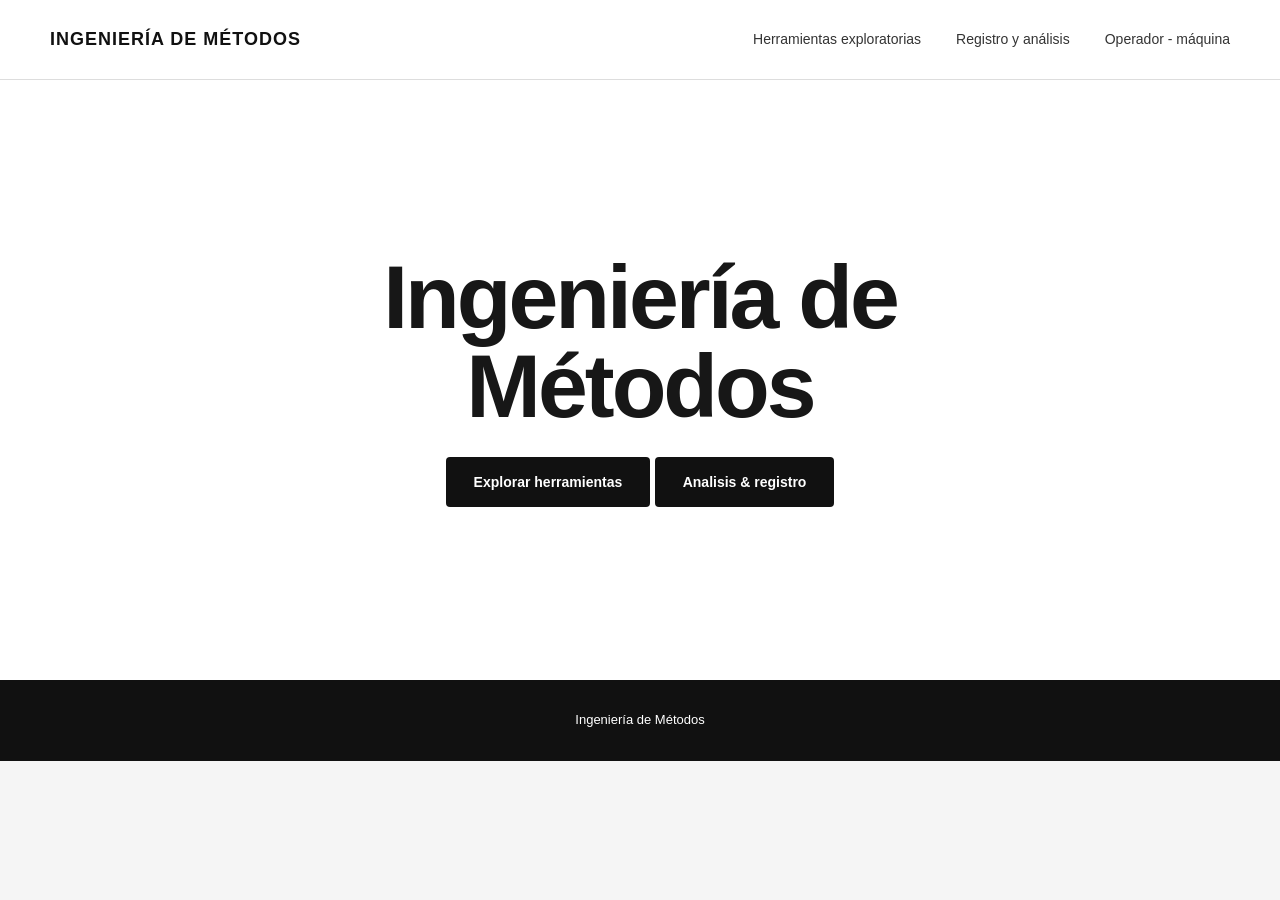
<file: index.html>
<!DOCTYPE html>
<html lang="es">
<head>
    <meta charset="UTF-8">
    <meta name="viewport" content="width=device-width, initial-scale=1.0">

    <title>Ingeniería de Métodos</title>

    <link rel="stylesheet" href="style.css">
</head>

<body>

    <!-- Barra de navegación -->
    <header class="navbar">

        <a href="index.html" class="logo">
            INGENIERÍA DE MÉTODOS
        </a>

        <nav class="nav-menu">

            <a href="exploratorias.html">
                Herramientas exploratorias
            </a>

            <a href="registro-analisis.html">
                Registro y análisis
            </a>

            <a href="operador-maquina.html">
                Operador - máquina
            </a>

        </nav>

    </header>


    <!-- Contenido principal -->
    <main>

        <section class="hero">

            <div class="hero-content">

                <h1>
                    Ingeniería de Métodos
                </h1>

                <a href="exploratorias.html" class="button">
                    Explorar herramientas
                </a>
                <a href = "registro-analisis.html" class = "button">
                    Analisis & registro 
                </a>

            </div>

        </section>
    </main>
    <!-- Pie de página -->
    <footer>

        <p>
            Ingeniería de Métodos
        </p>

    </footer>

</body>
</html>
</file>
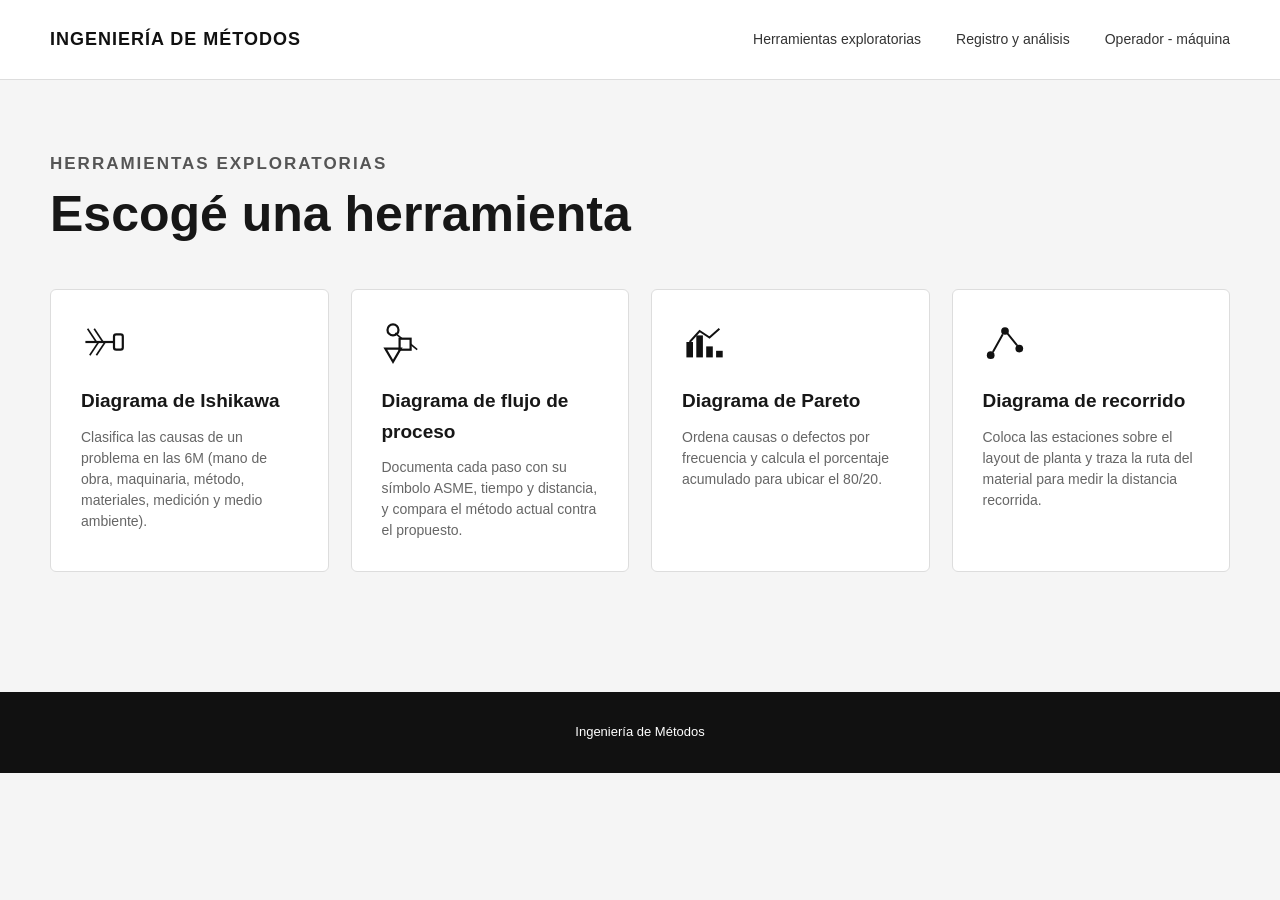
<file: exploratorias.html>
<!DOCTYPE html>
<html lang="es">

<head>
    <meta charset="UTF-8">
    <meta name="viewport" content="width=device-width, initial-scale=1.0">

    <title>Herramientas exploratorias | Ingeniería de Métodos</title>

    <link rel="stylesheet" href="style.css">
    <link rel="stylesheet" href="exploratorias-hub.css">
</head>

<body>

    <header class="navbar">

        <a href="index.html" class="logo">
            INGENIERÍA DE MÉTODOS
        </a>

        <nav class="nav-menu">

            <a href="exploratorias.html">
                Herramientas exploratorias
            </a>

            <a href="registro-analisis.html">
                Registro y análisis
            </a>

            <a href="operador-maquina.html">
                Operador - máquina
            </a>

        </nav>

    </header>


    <main class="hub-page">

        <section class="hub-header">

            <p class="section-label">
                HERRAMIENTAS EXPLORATORIAS
            </p>

            <h1>Escogé una herramienta</h1>

        </section>


        <section class="hub-grid">

            <a href="ishikawa.html" class="hub-card">

                <div class="hub-card-icono">
                    <svg viewBox="0 0 40 40" xmlns="http://www.w3.org/2000/svg">
                        <line x1="4" y1="20" x2="30" y2="20" stroke="currentColor" stroke-width="2"/>
                        <line x1="14" y1="20" x2="6" y2="8" stroke="currentColor" stroke-width="1.5"/>
                        <line x1="20" y1="20" x2="12" y2="8" stroke="currentColor" stroke-width="1.5"/>
                        <line x1="16" y1="20" x2="8" y2="32" stroke="currentColor" stroke-width="1.5"/>
                        <line x1="22" y1="20" x2="14" y2="32" stroke="currentColor" stroke-width="1.5"/>
                        <rect x="30" y="13" width="8" height="14" rx="2" fill="none" stroke="currentColor" stroke-width="2"/>
                    </svg>
                </div>

                <h2>Diagrama de Ishikawa</h2>

                <p>
                    Clasifica las causas de un problema en las 6M
                    (mano de obra, maquinaria, método, materiales,
                    medición y medio ambiente).
                </p>

            </a>


            <a href="diagrama-flujo.html" class="hub-card">

                <div class="hub-card-icono">
                    <svg viewBox="0 0 40 40" xmlns="http://www.w3.org/2000/svg">
                        <circle cx="10" cy="9" r="5" fill="none" stroke="currentColor" stroke-width="2"/>
                        <rect x="16" y="17" width="10" height="10" fill="none" stroke="currentColor" stroke-width="2"/>
                        <polygon points="10,38 3,26 17,26" fill="none" stroke="currentColor" stroke-width="2"/>
                        <path d="M12,12 L18,17 M26,22 L32,27" stroke="currentColor" stroke-width="1.5"/>
                    </svg>
                </div>

                <h2>Diagrama de flujo de proceso</h2>

                <p>
                    Documenta cada paso con su símbolo ASME, tiempo
                    y distancia, y compara el método actual contra
                    el propuesto.
                </p>

            </a>


            <a href="pareto.html" class="hub-card">

                <div class="hub-card-icono">
                    <svg viewBox="0 0 40 40" xmlns="http://www.w3.org/2000/svg">
                        <rect x="4" y="20" width="6" height="14" fill="currentColor"/>
                        <rect x="13" y="14" width="6" height="20" fill="currentColor"/>
                        <rect x="22" y="24" width="6" height="10" fill="currentColor"/>
                        <rect x="31" y="28" width="6" height="6" fill="currentColor"/>
                        <polyline points="7,20 16,10 25,16 34,8" fill="none" stroke="currentColor" stroke-width="1.8"/>
                    </svg>
                </div>

                <h2>Diagrama de Pareto</h2>

                <p>
                    Ordena causas o defectos por frecuencia y
                    calcula el porcentaje acumulado para ubicar el
                    80/20.
                </p>

            </a>


            <a href="recorrido.html" class="hub-card">

                <div class="hub-card-icono">
                    <svg viewBox="0 0 40 40" xmlns="http://www.w3.org/2000/svg">
                        <circle cx="7" cy="32" r="3.5" fill="currentColor"/>
                        <circle cx="20" cy="10" r="3.5" fill="currentColor"/>
                        <circle cx="33" cy="26" r="3.5" fill="currentColor"/>
                        <path d="M9,29 L18,13 M22,12 L31,23" stroke="currentColor" stroke-width="1.8" fill="none"/>
                    </svg>
                </div>

                <h2>Diagrama de recorrido</h2>

                <p>
                    Coloca las estaciones sobre el layout de planta
                    y traza la ruta del material para medir la
                    distancia recorrida.
                </p>

            </a>

        </section>

    </main>


    <footer>

        <p>
            Ingeniería de Métodos
        </p>

    </footer>

</body>

</html>
</file>
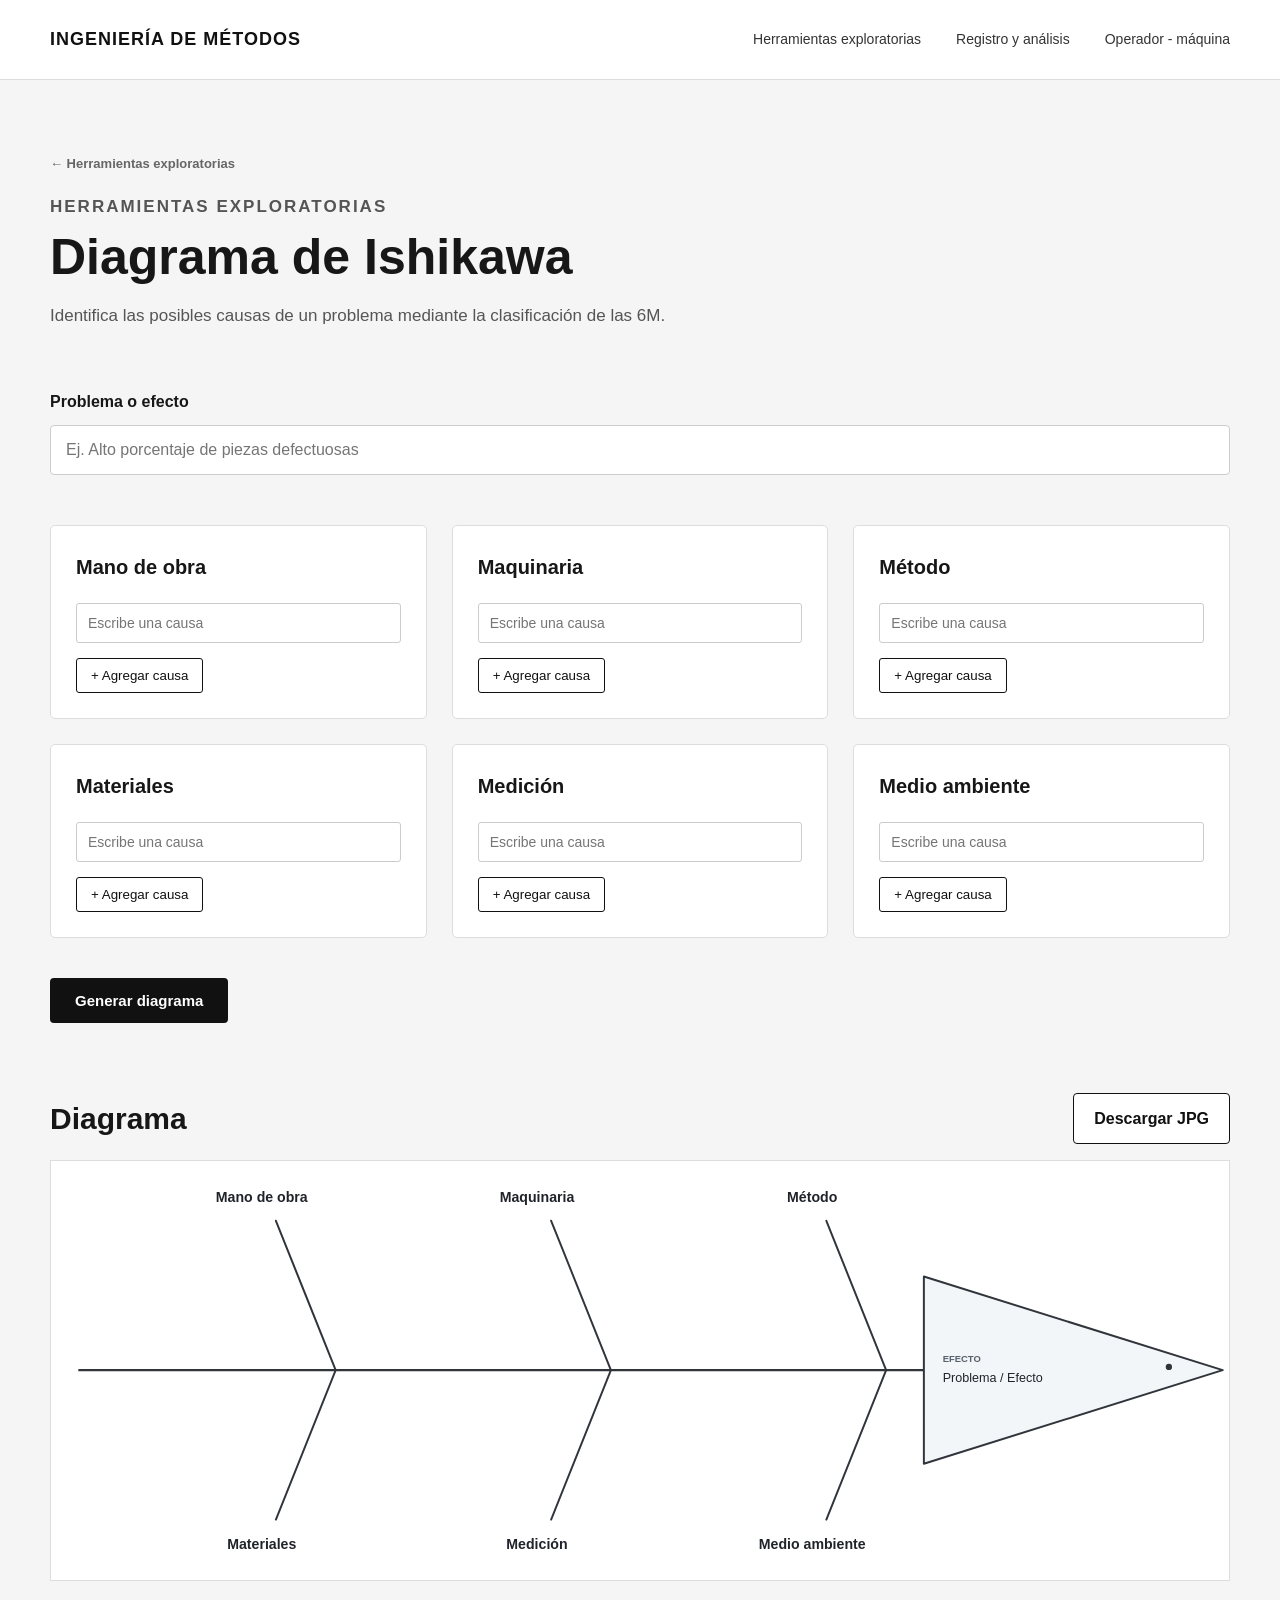
<file: ishikawa.html>
<!DOCTYPE html>
<html lang="es">

<head>
    <meta charset="UTF-8">
    <meta name="viewport" content="width=device-width, initial-scale=1.0">

    <title>Herramientas exploratorias | Ingeniería de Métodos</title>

    <link rel="stylesheet" href="style.css">
    <link rel="stylesheet" href="ishikawa.css">
</head>

<body>

    <header class="navbar">

        <a href="index.html" class="logo">
            INGENIERÍA DE MÉTODOS
        </a>

        <nav class="nav-menu">

            <a href="exploratorias.html">
                Herramientas exploratorias
            </a>

            <a href="registro-analisis.html">
                Registro y análisis
            </a>

            <a href="operador-maquina.html">
                Operador - máquina
            </a>

        </nav>

    </header>


    <main class="ishikawa-page">

        <section class="ishikawa-header">

            <a href="exploratorias.html" class="breadcrumb">
                ← Herramientas exploratorias
            </a>

            <p class="section-label">
                HERRAMIENTAS EXPLORATORIAS
            </p>

            <h1>Diagrama de Ishikawa</h1>

            <p>
                Identifica las posibles causas de un problema mediante
                la clasificación de las 6M.
            </p>

        </section>


        <!-- Problema principal -->

        <section class="problem-section">

            <label for="problema">
                Problema o efecto
            </label>

            <input
                type="text"
                id="problema"
                placeholder="Ej. Alto porcentaje de piezas defectuosas"
            >

        </section>


        <!-- Categorías -->

        <section class="categories">

            <!-- Mano de obra -->

            <article class="category">

                <h2>Mano de obra</h2>

                <div id="inputs-mano-obra" class="causes-container">

                    <input
                        type="text"
                        class="cause-input"
                        placeholder="Escribe una causa"
                    >

                </div>

                <button
                    class="add-cause"
                    data-category="mano-obra"
                >
                    + Agregar causa
                </button>

            </article>


            <!-- Maquinaria -->

            <article class="category">

                <h2>Maquinaria</h2>

                <div id="inputs-maquinaria" class="causes-container">

                    <input
                        type="text"
                        class="cause-input"
                        placeholder="Escribe una causa"
                    >

                </div>

                <button
                    class="add-cause"
                    data-category="maquinaria"
                >
                    + Agregar causa
                </button>

            </article>


            <!-- Método -->

            <article class="category">

                <h2>Método</h2>

                <div id="inputs-metodos" class="causes-container">

                    <input
                        type="text"
                        class="cause-input"
                        placeholder="Escribe una causa"
                    >

                </div>

                <button
                    class="add-cause"
                    data-category="metodos"
                >
                    + Agregar causa
                </button>

            </article>


            <!-- Materiales -->

            <article class="category">

                <h2>Materiales</h2>

                <div id="inputs-materiales" class="causes-container">

                    <input
                        type="text"
                        class="cause-input"
                        placeholder="Escribe una causa"
                    >

                </div>

                <button
                    class="add-cause"
                    data-category="materiales"
                >
                    + Agregar causa
                </button>

            </article>


            <!-- Medición -->

            <article class="category">

                <h2>Medición</h2>

                <div id="inputs-medicion" class="causes-container">

                    <input
                        type="text"
                        class="cause-input"
                        placeholder="Escribe una causa"
                    >

                </div>

                <button
                    class="add-cause"
                    data-category="medicion"
                >
                    + Agregar causa
                </button>

            </article>


            <!-- Medio ambiente -->

            <article class="category">

                <h2>Medio ambiente</h2>

                <div id="inputs-medio-ambiente" class="causes-container">

                    <input
                        type="text"
                        class="cause-input"
                        placeholder="Escribe una causa"
                    >

                </div>

                <button
                    class="add-cause"
                    data-category="medio-ambiente"
                >
                    + Agregar causa
                </button>

            </article>

        </section>


        <button id="generar-diagrama" class="generate-button">
            Generar diagrama
        </button>


        <!-- Diagrama -->

        <section class="diagram-section">

            <div class="diagram-toolbar">
                <h2>Diagrama</h2>
                <button id="exportar-jpg" class="export-button" type="button">
                    Descargar JPG
                </button>
            </div>

            <p id="estado-exportacion" class="export-status" role="status" aria-live="polite"></p>

            <div class="diagram-wrapper">

                <svg
                    id="ishikawa"
                    role="img"
                    aria-labelledby="titulo-ishikawa"
                    viewBox="0 0 1200 650"
                    xmlns="http://www.w3.org/2000/svg"
                >
                </svg>

            </div>

        </section>

    </main>


    <script src="ishikawa.js"></script>
    <script src="ishikawa-export.js"></script>

</body>

</html>
</file>
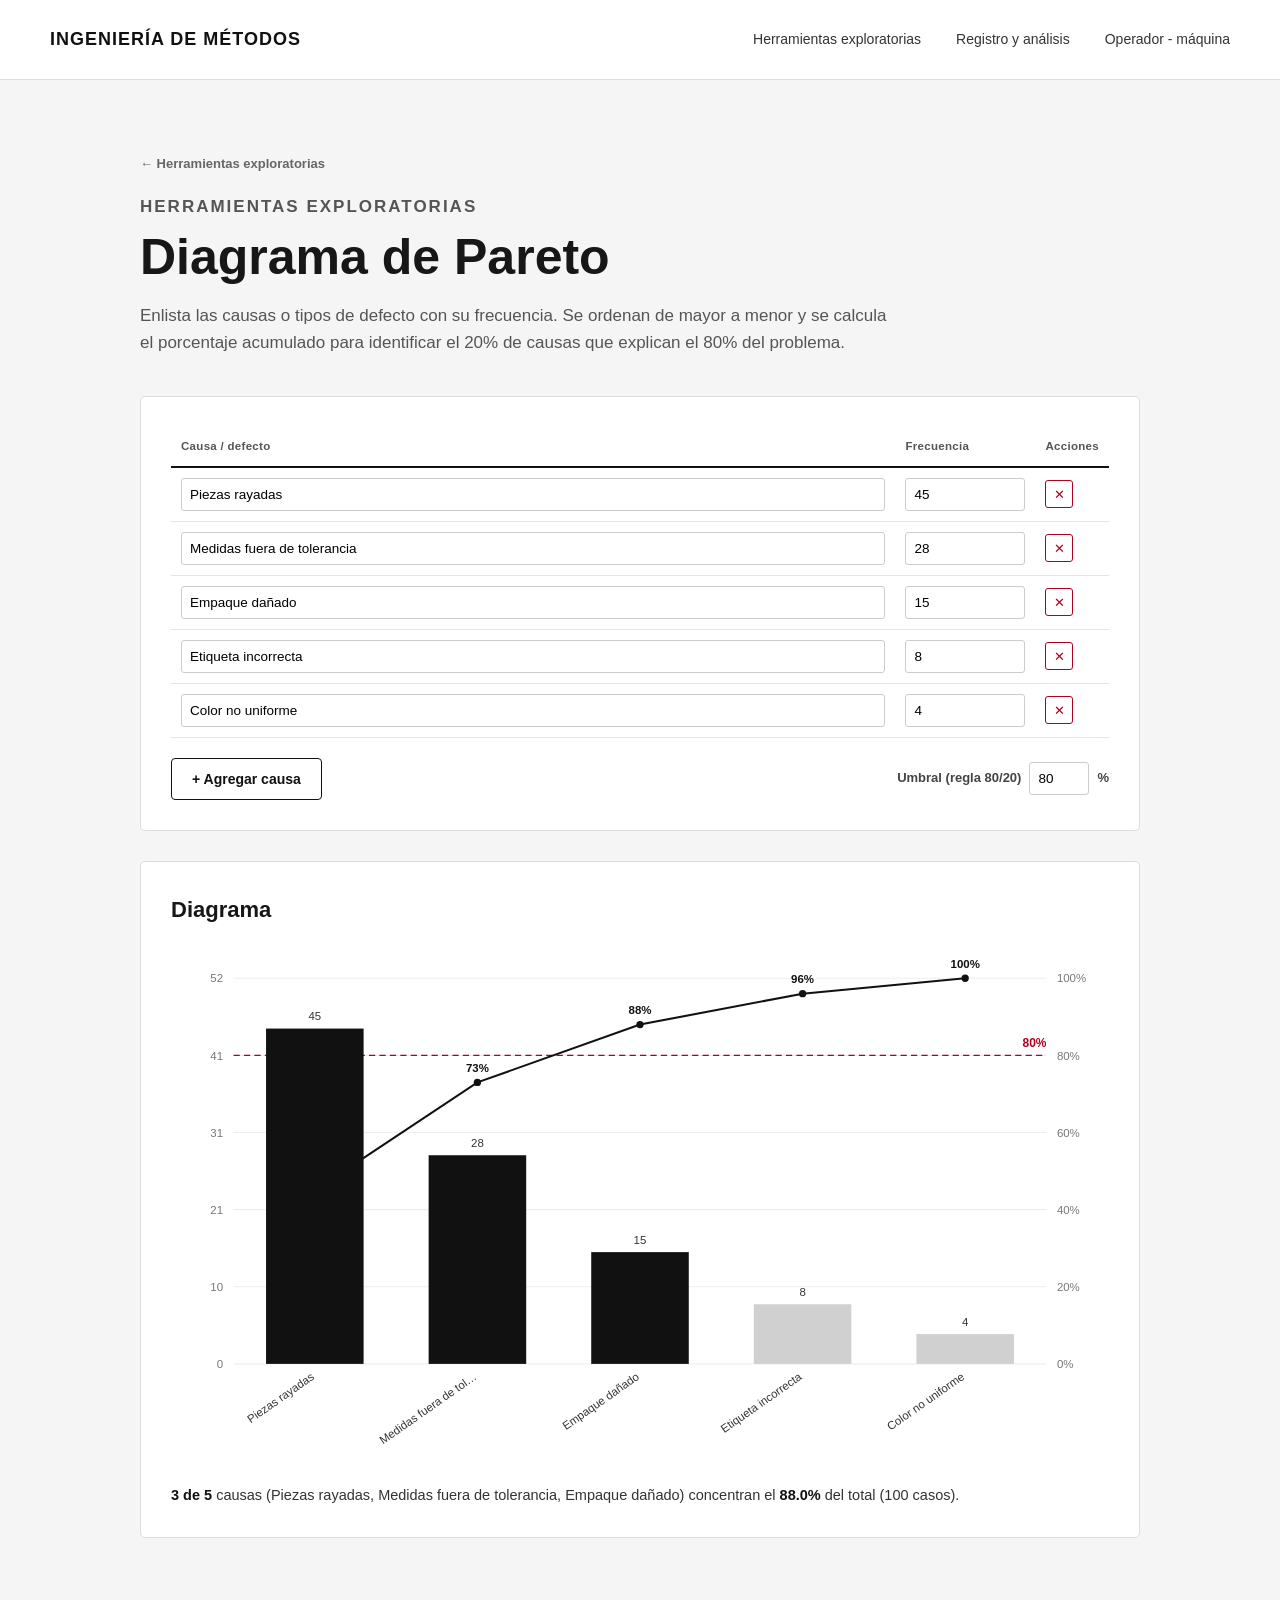
<file: pareto.html>
<!DOCTYPE html>
<html lang="es">

<head>
    <meta charset="UTF-8">
    <meta name="viewport" content="width=device-width, initial-scale=1.0">

    <title>Diagrama de Pareto | Ingeniería de Métodos</title>

    <link rel="stylesheet" href="style.css">
    <link rel="stylesheet" href="pareto.css">
</head>

<body>

    <header class="navbar">

        <a href="index.html" class="logo">
            INGENIERÍA DE MÉTODOS
        </a>

        <nav class="nav-menu">

            <a href="exploratorias.html">
                Herramientas exploratorias
            </a>

            <a href="registro-analisis.html">
                Registro y análisis
            </a>

            <a href="operador-maquina.html">
                Operador - máquina
            </a>

        </nav>

    </header>


    <main class="pareto-page">

        <section class="pareto-header">

            <a href="exploratorias.html" class="breadcrumb">
                ← Herramientas exploratorias
            </a>

            <p class="section-label">
                HERRAMIENTAS EXPLORATORIAS
            </p>

            <h1>Diagrama de Pareto</h1>

            <p>
                Enlista las causas o tipos de defecto con su
                frecuencia. Se ordenan de mayor a menor y se calcula
                el porcentaje acumulado para identificar el 20% de
                causas que explican el 80% del problema.
            </p>

        </section>


        <section class="pareto-card">

            <div class="tabla-wrapper">

                <table id="tabla-pareto">

                    <thead>
                        <tr>
                            <th class="col-desc">Causa / defecto</th>
                            <th class="col-num">Frecuencia</th>
                            <th class="col-acciones">Acciones</th>
                        </tr>
                    </thead>

                    <tbody id="tabla-pareto-body">
                    </tbody>

                </table>

            </div>

            <div class="acciones-tabla">

                <button id="agregar-causa" class="btn-secundario">
                    + Agregar causa
                </button>

                <label class="umbral-campo">
                    Umbral (regla 80/20)
                    <input type="number" id="umbral" value="80" min="1" max="100" step="1">
                    %
                </label>

            </div>

        </section>


        <section class="pareto-card">

            <h2>Diagrama</h2>

            <div class="grafico-wrapper">

                <svg id="grafico-pareto" viewBox="0 0 900 500" xmlns="http://www.w3.org/2000/svg">
                </svg>

            </div>

            <p class="pareto-conclusion" id="pareto-conclusion"></p>

        </section>

    </main>


    <script src="pareto.js"></script>

</body>

</html>
</file>
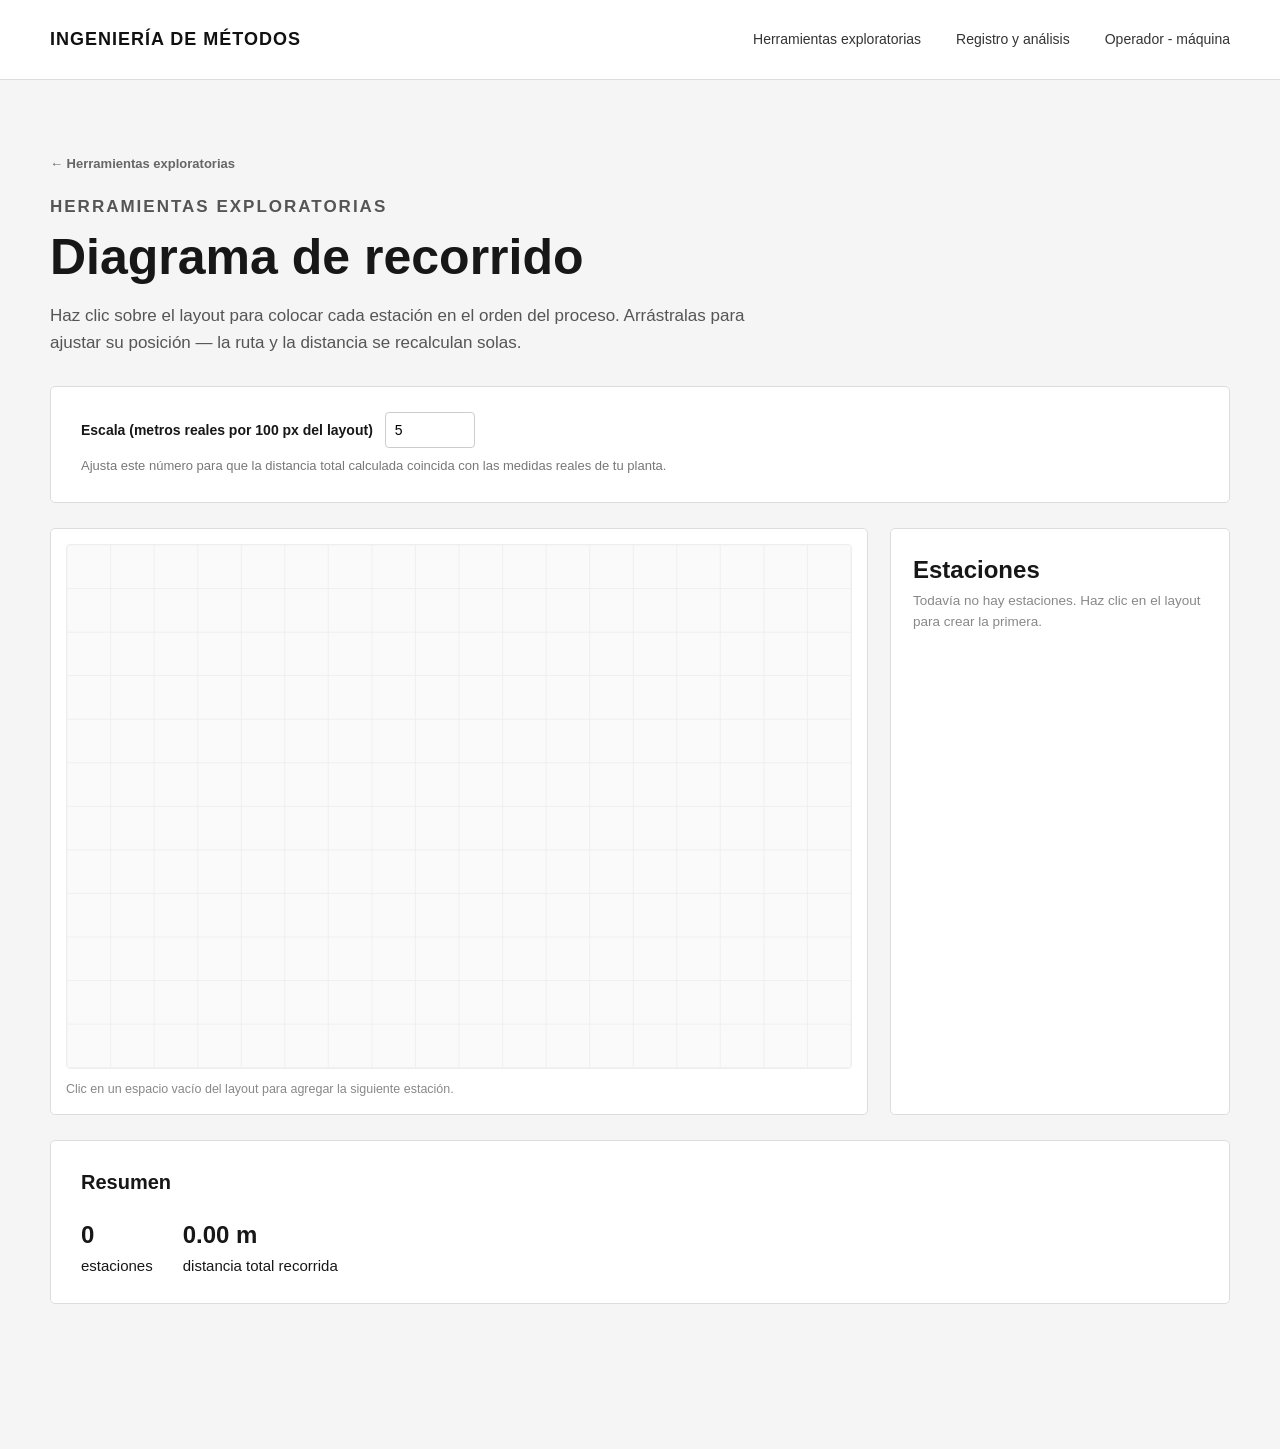
<file: recorrido.html>
<!DOCTYPE html>
<html lang="es">

<head>
    <meta charset="UTF-8">
    <meta name="viewport" content="width=device-width, initial-scale=1.0">

    <title>Diagrama de recorrido | Ingeniería de Métodos</title>

    <link rel="stylesheet" href="style.css">
    <link rel="stylesheet" href="recorrido.css">
</head>

<body>

    <header class="navbar">

        <a href="index.html" class="logo">
            INGENIERÍA DE MÉTODOS
        </a>

        <nav class="nav-menu">

            <a href="exploratorias.html">
                Herramientas exploratorias
            </a>

            <a href="registro-analisis.html">
                Registro y análisis
            </a>

            <a href="operador-maquina.html">
                Operador - máquina
            </a>

        </nav>

    </header>


    <main class="rec-page">

        <section class="rec-header">

            <a href="exploratorias.html" class="breadcrumb">
                ← Herramientas exploratorias
            </a>

            <p class="section-label">
                HERRAMIENTAS EXPLORATORIAS
            </p>

            <h1>Diagrama de recorrido</h1>

            <p>
                Haz clic sobre el layout para colocar cada estación
                en el orden del proceso. Arrástralas para ajustar su
                posición — la ruta y la distancia se recalculan
                solas.
            </p>

        </section>


        <section class="rec-card rec-config">

            <label class="campo-escala">
                Escala (metros reales por 100 px del layout)
                <input type="number" id="escala" value="5" min="0.1" step="0.1">
            </label>

            <p class="ayuda-escala">
                Ajusta este número para que la distancia total
                calculada coincida con las medidas reales de tu
                planta.
            </p>

        </section>


        <section class="rec-layout">

            <div class="rec-canvas-wrapper">

                <svg
                    id="lienzo"
                    viewBox="0 0 900 600"
                    xmlns="http://www.w3.org/2000/svg"
                >
                </svg>

                <p class="rec-canvas-ayuda">
                    Clic en un espacio vacío del layout para agregar
                    la siguiente estación.
                </p>

            </div>

            <aside class="rec-panel">

                <h2>Estaciones</h2>

                <div id="lista-estaciones" class="lista-estaciones">
                </div>

                <p class="rec-panel-vacio" id="panel-vacio">
                    Todavía no hay estaciones. Haz clic en el layout
                    para crear la primera.
                </p>

            </aside>

        </section>


        <section class="rec-card">

            <h2>Resumen</h2>

            <div class="resumen-totales" id="resumen-totales">
            </div>

        </section>

    </main>


    <script src="recorrido.js"></script>

</body>

</html>
</file>
<file: style.css>
/* ==================================================
   CONFIGURACIÓN GENERAL
   ================================================== */

* {
    margin: 0;
    padding: 0;
    box-sizing: border-box;
}

html {
    scroll-behavior: smooth;
}

body {
    font-family: Arial, Helvetica, sans-serif;
    background-color: #f5f5f5;
    color: #171717;
    line-height: 1.6;
}

/* ==================================================
   BARRA DE NAVEGACIÓN
   ================================================== */

.navbar {
    width: 100%;
    height: 80px;

    display: flex;
    align-items: center;
    justify-content: space-between;

    padding: 0 50px;

    background-color: #ffffff;

    border-bottom: 1px solid #dddddd;

    position: sticky;
    top: 0;
    z-index: 1000;
}


/* Nombre / logo */

.logo {
    color: #111111;
    text-decoration: none;

    font-size: 18px;
    font-weight: 700;
    letter-spacing: 1px;
}


/* Menú */

.nav-menu {
    display: flex;
    align-items: center;
    gap: 35px;
}

.nav-menu a {
    color: #333333;
    text-decoration: none;

    font-size: 14px;
    font-weight: 500;

    transition: color 0.2s ease;
}

.nav-menu a:hover {
    color: #000000;
}


/* ==================================================
   HERO
   ================================================== */

.hero {
    min-height: 600px;

    display: flex;
    align-items: center;
    justify-content: center;

    text-align: center;

    padding: 80px 20px;

    background-color: #ffffff;
}

.hero-content {
    max-width: 800px;
}

.subtitle {
    margin-bottom: 20px;

    font-size: 13px;
    font-weight: 600;

    letter-spacing: 2px;

    color: #666666;
}

.hero h1 {
    margin-bottom: 25px;

    font-size: clamp(48px, 7vw, 90px);
    line-height: 1;

    font-weight: 700;
    letter-spacing: -3px;
}

.description {
    max-width: 600px;

    margin: 0 auto 35px;

    font-size: 18px;
    color: #555555;
}


/* ==================================================
   BOTONES
   ================================================== */

.button {
    display: inline-block;

    padding: 14px 28px;

    background-color: #111111;
    color: #ffffff;

    text-decoration: none;

    font-size: 14px;
    font-weight: 600;

    border-radius: 4px;

    transition:
        background-color 0.2s ease,
        transform 0.2s ease;
}

.button:hover {
    background-color: #333333;
    transform: translateY(-2px);
}

/* ==================================================
   FOOTER
   ================================================== */

footer {
    padding: 30px 50px;

    background-color: #111111;
    color: #ffffff;

    text-align: center;

    font-size: 13px;
}


/* ==================================================
   BREADCRUMB (páginas de herramientas)
   ================================================== */

.breadcrumb {
    display: inline-block;

    margin-bottom: 18px;

    font-size: 13px;
    font-weight: 600;
    color: #666;

    text-decoration: none;
}

.breadcrumb:hover {
    color: #111;
}


/* ==================================================
   RESPONSIVE
   ================================================== */

@media (max-width: 900px) {

    .navbar {
        height: auto;

        padding: 20px;

        flex-direction: column;
        gap: 20px;
    }

    .nav-menu {
        flex-wrap: wrap;
        justify-content: center;
        gap: 15px 25px;
    }

    .hero {
        min-height: 500px;
    }

}


@media (max-width: 500px) {

    .hero h1 {
        font-size: 48px;
        letter-spacing: -2px;
    }

    .description {
        font-size: 16px;
    }

    .intro {
        padding: 70px 20px;
    }

    .intro h2 {
        font-size: 32px;
    }

}
</file>
<file: exploratorias-hub.css>
.hub-page {
    max-width: 1300px;
    margin: auto;
    padding: 70px 50px 120px;
}


.hub-header {
    max-width: 750px;
    margin-bottom: 50px;
}

.section-label {
    margin-bottom: 12px;

    font-size: 12px;
    font-weight: 700;
    letter-spacing: 2px;

    color: #666;
}

.hub-header h1 {
    margin-bottom: 20px;

    font-size: 50px;
    line-height: 1;
}

.hub-header p {
    font-size: 17px;
    color: #555;
}


.hub-grid {
    display: grid;

    grid-template-columns:
        repeat(auto-fit, minmax(260px, 1fr));

    gap: 22px;
}

.hub-card {
    display: block;

    padding: 30px;

    background: white;
    color: inherit;

    text-decoration: none;

    border: 1px solid #ddd;
    border-radius: 6px;

    transition:
        border-color 0.15s ease,
        transform 0.15s ease;
}

.hub-card:hover {
    border-color: #111;
    transform: translateY(-3px);
}

.hub-card-icono {
    width: 44px;
    height: 44px;

    margin-bottom: 22px;

    color: #111;
}

.hub-card-icono svg {
    width: 100%;
    height: 100%;
}

.hub-card h2 {
    margin-bottom: 10px;

    font-size: 19px;
}

.hub-card p {
    font-size: 14px;
    line-height: 1.5;
    color: #666;
}


@media (max-width: 700px) {

    .hub-page {
        padding: 50px 20px 100px;
    }

    .hub-header h1 {
        font-size: 38px;
    }

}
</file>
<file: ishikawa.css>
.ishikawa-page {
    max-width: 1400px;
    margin: auto;
    padding: 70px 50px;
}


/* Encabezado */

.ishikawa-header {
    max-width: 750px;
    margin-bottom: 60px;
}

.section-label {
    margin-bottom: 12px;

    font-size: 12px;
    font-weight: 700;
    letter-spacing: 2px;

    color: #666;
}

.ishikawa-header h1 {
    margin-bottom: 20px;

    font-size: 50px;
    line-height: 1;
}

.ishikawa-header p {
    font-size: 17px;
    color: #555;
}


/* Problema */

.problem-section {
    margin-bottom: 50px;
}

.problem-section label {
    display: block;

    margin-bottom: 10px;

    font-weight: 600;
}

.problem-section input {
    width: 100%;

    padding: 15px;

    font-size: 16px;

    border: 1px solid #ccc;
    border-radius: 4px;

    background: white;
}


/* Categorías */

.categories {
    display: grid;

    grid-template-columns:
        repeat(auto-fit, minmax(280px, 1fr));

    gap: 25px;

    margin-bottom: 40px;
}

.category {
    padding: 25px;

    background: white;

    border: 1px solid #ddd;
    border-radius: 5px;
}

.category h2 {
    margin-bottom: 20px;

    font-size: 20px;
}


/* Inputs */

.causes-container {
    display: flex;
    flex-direction: column;

    gap: 10px;

    margin-bottom: 15px;
}

.cause-input {
    width: 100%;

    padding: 11px;

    border: 1px solid #ccc;
    border-radius: 3px;

    font-size: 14px;
}


/* Botones */

.add-cause {
    padding: 9px 14px;

    border: 1px solid #111;

    background: white;
    color: #111;

    cursor: pointer;

    border-radius: 3px;
}

.add-cause:hover {
    background: #f0f0f0;
}


.generate-button {
    padding: 14px 25px;

    border: none;
    border-radius: 4px;

    background: #111;
    color: white;

    font-size: 15px;
    font-weight: 600;

    cursor: pointer;
}

.generate-button:hover {
    background: #333;
}


/* Diagrama */

.diagram-section {
    margin-top: 70px;
}

.diagram-section h2 {
    margin: 0;

    font-size: 30px;
}

.diagram-toolbar {
    display: flex;
    align-items: center;
    justify-content: space-between;
    flex-wrap: wrap;
    gap: 16px;
    margin-bottom: 16px;
}

.export-button {
    padding: 12px 20px;
    border: 1px solid #111;
    border-radius: 4px;
    background: white;
    color: #111;
    font: inherit;
    font-weight: 600;
    cursor: pointer;
}

.export-button:hover {
    background: #f0f0f0;
}

.export-button:disabled {
    opacity: 0.6;
    cursor: wait;
}

.export-status {
    margin: 0 0 16px;
    color: #555;
    font-size: 14px;
}

.export-status:empty {
    display: none;
}

.diagram-wrapper {
    width: 100%;

    overflow-x: auto;

    background: white;

    border: 1px solid #ddd;
}

#ishikawa {
    width: 100%;
    height: auto;

    min-width: 1200px;

    display: block;
}


/* Responsive */

@media (max-width: 700px) {

    .ishikawa-page {
        padding: 50px 20px;
    }

    .ishikawa-header h1 {
        font-size: 38px;
    }

}
</file>
<file: pareto.css>
.pareto-page {
    max-width: 1100px;
    margin: auto;
    padding: 70px 50px 120px;
}

.pareto-header {
    max-width: 750px;
    margin-bottom: 40px;
}

.section-label {
    margin-bottom: 12px;

    font-size: 12px;
    font-weight: 700;
    letter-spacing: 2px;

    color: #666;
}

.pareto-header h1 {
    margin-bottom: 20px;

    font-size: 50px;
    line-height: 1;
}

.pareto-header p {
    font-size: 17px;
    color: #555;
}


.pareto-card {
    background: white;

    border: 1px solid #ddd;
    border-radius: 5px;

    padding: 30px;

    margin-bottom: 30px;
}

.pareto-card h2 {
    margin-bottom: 20px;
    font-size: 22px;
}


/* Tabla */

.tabla-wrapper {
    width: 100%;
    overflow-x: auto;

    margin-bottom: 20px;
}

#tabla-pareto {
    width: 100%;
    min-width: 480px;

    border-collapse: collapse;

    font-size: 14px;
}

#tabla-pareto th,
#tabla-pareto td {
    padding: 10px;

    text-align: left;
    vertical-align: middle;

    border-bottom: 1px solid #e5e5e5;
}

#tabla-pareto th {
    font-size: 11.5px;
    font-weight: 700;
    letter-spacing: 0.3px;

    color: #555;

    border-bottom: 2px solid #111;
}

.col-num {
    width: 140px;
}

.col-acciones {
    width: 70px;
}

#tabla-pareto input[type="text"],
#tabla-pareto input[type="number"] {
    width: 100%;

    padding: 8px;

    border: 1px solid #ccc;
    border-radius: 3px;

    font-size: 13.5px;
}

.btn-eliminar {
    width: 28px;
    height: 28px;

    background: white;
    color: #b00020;

    border: 1px solid #b00020;
    border-radius: 3px;

    cursor: pointer;

    font-size: 13px;
}

.btn-eliminar:hover {
    background: #fdecec;
}


/* Acciones */

.acciones-tabla {
    display: flex;
    align-items: center;
    justify-content: space-between;

    flex-wrap: wrap;
    gap: 16px;
}

.btn-secundario {
    padding: 12px 20px;

    background: white;
    color: #111;

    border: 1px solid #111;
    border-radius: 4px;

    font-size: 14px;
    font-weight: 600;

    cursor: pointer;
}

.btn-secundario:hover {
    background: #f0f0f0;
}

.umbral-campo {
    display: flex;
    align-items: center;
    gap: 8px;

    font-size: 13px;
    font-weight: 600;
    color: #444;
}

.umbral-campo input {
    width: 60px;

    padding: 8px;

    border: 1px solid #ccc;
    border-radius: 3px;

    font-size: 13.5px;
}


/* Gráfico */

.grafico-wrapper {
    width: 100%;
    overflow-x: auto;
}

#grafico-pareto {
    width: 100%;
    min-width: 700px;
    display: block;
}

.pareto-conclusion {
    margin-top: 16px;

    font-size: 14.5px;
    color: #333;
}

.pareto-conclusion strong {
    color: #111;
}


@media (max-width: 700px) {

    .pareto-page {
        padding: 50px 20px 100px;
    }

    .pareto-header h1 {
        font-size: 36px;
    }

    .pareto-card {
        padding: 20px;
    }

}
</file>
<file: recorrido.css>
.rec-page {
    max-width: 1400px;
    margin: auto;
    padding: 70px 50px 120px;
}

.rec-header {
    max-width: 750px;
    margin-bottom: 30px;
}

.section-label {
    margin-bottom: 12px;

    font-size: 12px;
    font-weight: 700;
    letter-spacing: 2px;

    color: #666;
}

.rec-header h1 {
    margin-bottom: 20px;

    font-size: 50px;
    line-height: 1;
}

.rec-header p {
    font-size: 17px;
    color: #555;
}


.rec-card {
    background: white;

    border: 1px solid #ddd;
    border-radius: 5px;

    padding: 25px 30px;

    margin-bottom: 25px;
}

.rec-card h2 {
    margin-bottom: 18px;
    font-size: 20px;
}


/* Configuración de escala */

.campo-escala {
    display: flex;
    align-items: center;
    gap: 12px;

    font-size: 14px;
    font-weight: 600;
}

.campo-escala input {
    width: 90px;

    padding: 9px;

    border: 1px solid #ccc;
    border-radius: 4px;

    font-size: 14px;
}

.ayuda-escala {
    margin-top: 8px;

    font-size: 13px;
    color: #777;
}


/* Layout: canvas + panel */

.rec-layout {
    display: grid;
    grid-template-columns: 1fr 340px;

    gap: 22px;

    margin-bottom: 25px;
}

.rec-canvas-wrapper {
    background: white;

    border: 1px solid #ddd;
    border-radius: 5px;

    padding: 15px;
}

#lienzo {
    width: 100%;
    height: auto;

    display: block;

    background: #fafafa;
    border: 1px solid #eee;
    border-radius: 4px;

    cursor: crosshair;
}

.rec-canvas-ayuda {
    margin-top: 10px;

    font-size: 12.5px;
    color: #888;
}


/* Panel lateral */

.rec-panel {
    background: white;

    border: 1px solid #ddd;
    border-radius: 5px;

    padding: 22px;

    max-height: 645px;
    overflow-y: auto;
}

.lista-estaciones {
    display: flex;
    flex-direction: column;
    gap: 14px;
}

.rec-panel-vacio {
    font-size: 13.5px;
    color: #888;
}

.estacion-item {
    padding: 14px;

    background: #f7f7f7;
    border-radius: 4px;
}

.estacion-item-top {
    display: flex;
    align-items: center;
    gap: 8px;

    margin-bottom: 10px;
}

.estacion-numero {
    width: 22px;
    height: 22px;

    display: flex;
    align-items: center;
    justify-content: center;

    background: #111;
    color: white;

    border-radius: 50%;

    font-size: 11px;
    font-weight: 700;

    flex-shrink: 0;
}

.estacion-item input[type="text"] {
    flex: 1;

    padding: 7px 9px;

    border: 1px solid #ccc;
    border-radius: 3px;

    font-size: 13px;
}

.estacion-eliminar {
    width: 24px;
    height: 24px;
    flex-shrink: 0;

    background: white;
    color: #b00020;

    border: 1px solid #b00020;
    border-radius: 3px;

    cursor: pointer;

    font-size: 12px;
}

.estacion-eliminar:hover {
    background: #fdecec;
}

.estacion-simbolos {
    display: flex;
    gap: 4px;
}

.estacion-simbolos button {
    width: 26px;
    height: 26px;

    padding: 0;

    background: white;
    border: 1px solid #ddd;
    border-radius: 3px;

    cursor: pointer;
}

.estacion-simbolos button svg {
    width: 100%;
    height: 100%;
}

.estacion-simbolos button.activo {
    border-color: #111;
    background: #eee;
}


/* Resumen */

.resumen-totales {
    display: flex;
    flex-wrap: wrap;
    gap: 30px;
}

.resumen-total {
    font-size: 15px;
}

.resumen-total strong {
    display: block;
    font-size: 24px;
}


/* Responsive */

@media (max-width: 900px) {

    .rec-layout {
        grid-template-columns: 1fr;
    }

    .rec-panel {
        max-height: none;
    }

}

@media (max-width: 700px) {

    .rec-page {
        padding: 50px 20px 100px;
    }

    .rec-header h1 {
        font-size: 36px;
    }

}
</file>
